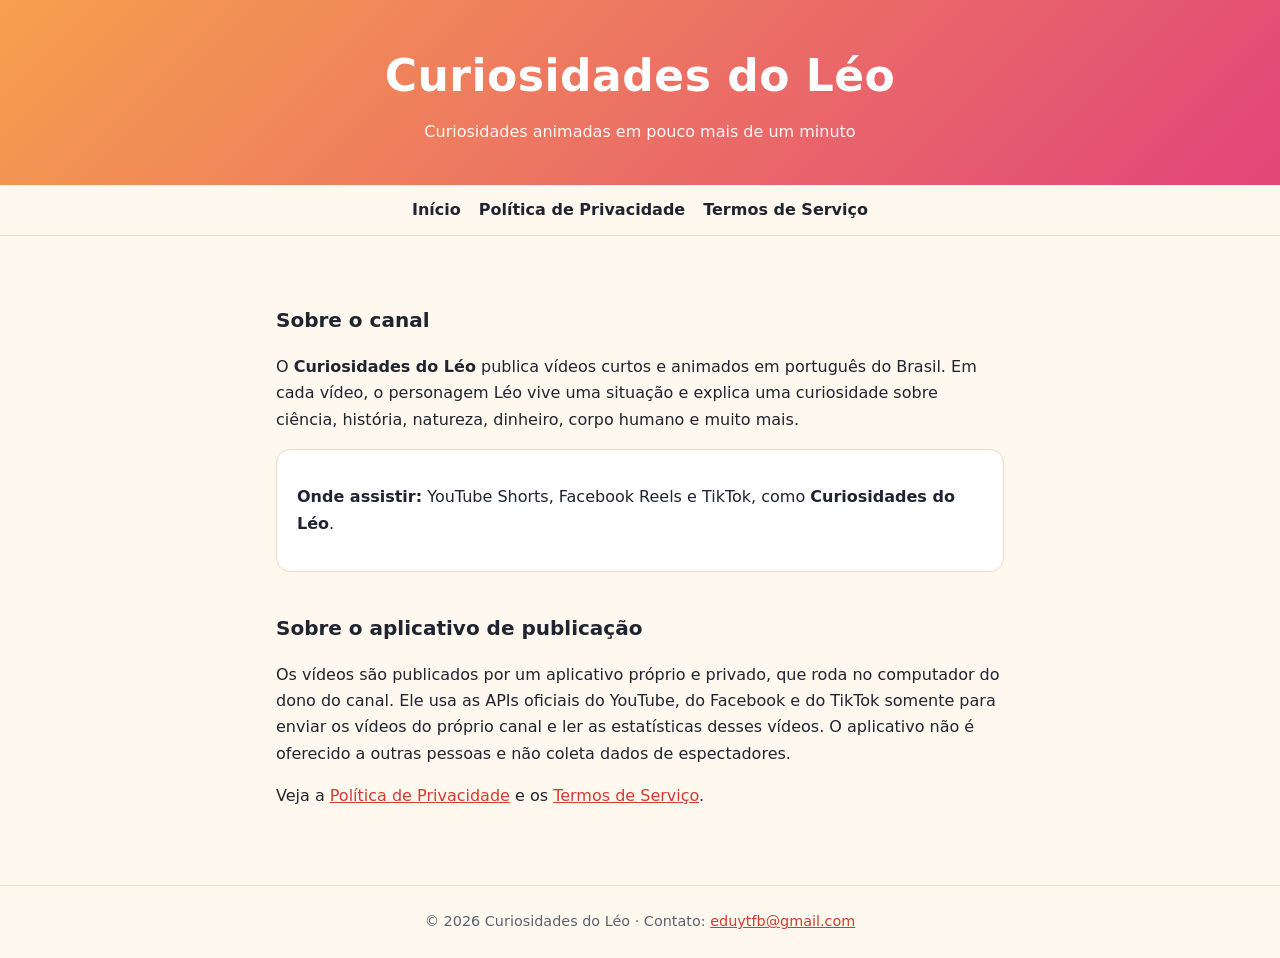
<file: index.html>
<!doctype html>
<html lang="pt-BR"><head><meta charset="utf-8"><meta name="viewport" content="width=device-width,initial-scale=1">
<title>Curiosidades do Léo</title><link rel="stylesheet" href="style.css"></head><body>
<header><h1>Curiosidades do Léo</h1><p>Curiosidades animadas em pouco mais de um minuto</p></header>
<nav><a href="index.html">Início</a><a href="privacidade.html">Política de Privacidade</a><a href="termos.html">Termos de Serviço</a></nav>
<main>
<h2>Sobre o canal</h2>
<p>O <strong>Curiosidades do Léo</strong> publica vídeos curtos e animados em português do Brasil. Em cada vídeo, o personagem Léo vive uma situação e explica uma curiosidade sobre ciência, história, natureza, dinheiro, corpo humano e muito mais.</p>
<div class="card"><p><strong>Onde assistir:</strong> YouTube Shorts, Facebook Reels e TikTok, como <strong>Curiosidades do Léo</strong>.</p></div>
<h2>Sobre o aplicativo de publicação</h2>
<p>Os vídeos são publicados por um aplicativo próprio e privado, que roda no computador do dono do canal. Ele usa as APIs oficiais do YouTube, do Facebook e do TikTok somente para enviar os vídeos do próprio canal e ler as estatísticas desses vídeos. O aplicativo não é oferecido a outras pessoas e não coleta dados de espectadores.</p>
<p>Veja a <a href="privacidade.html">Política de Privacidade</a> e os <a href="termos.html">Termos de Serviço</a>.</p>
</main>
<footer>© 2026 Curiosidades do Léo · Contato: <a href="mailto:eduytfb@gmail.com">eduytfb@gmail.com</a></footer>
</body></html>
</file>
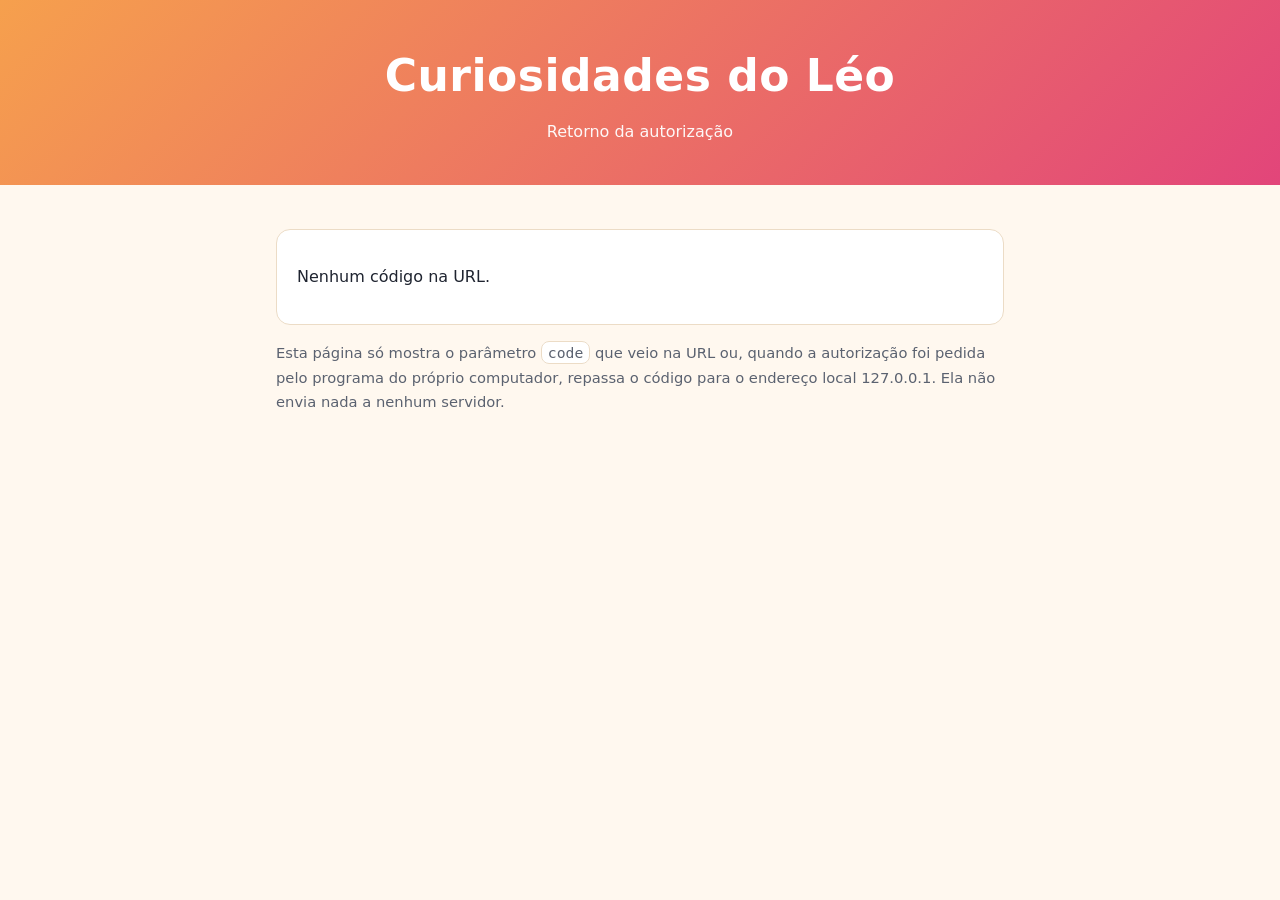
<file: callback.html>
<!doctype html>
<html lang="pt-BR"><head><meta charset="utf-8"><meta name="viewport" content="width=device-width,initial-scale=1">
<title>Autorização · Curiosidades do Léo</title><link rel="stylesheet" href="style.css"></head><body>
<header><h1>Curiosidades do Léo</h1><p>Retorno da autorização</p></header>
<main>
<div class="card" id="box"><p>Lendo o código…</p></div>
<p class="muted">Esta página só mostra o parâmetro <code>code</code> que veio na URL ou, quando a autorização foi pedida pelo programa do próprio computador, repassa o código para o endereço local 127.0.0.1. Ela não envia nada a nenhum servidor.</p>
</main>
<script>
  const q = new URLSearchParams(location.search), box = document.getElementById('box');
  const code = q.get('code'), err = q.get('error_description') || q.get('error');
  // Autorização pedida pelo robô local: repassa o código para 127.0.0.1 (o próprio computador).
  if (code && (q.get('state') || '').startsWith('loc')) {
    location.replace('http://127.0.0.1:8766/callback' + location.search);
  }
  box.textContent = '';
  const p = document.createElement('p');
  if (code) {
    p.textContent = 'Código de autorização (copie e cole no programa, não no chat):';
    const c = document.createElement('div'); c.className = 'code'; c.textContent = code; box.append(p, c);
  } else {
    p.textContent = err ? 'A autorização falhou: ' + err : 'Nenhum código na URL.'; box.append(p);
  }
</script>
</body></html>
</file>
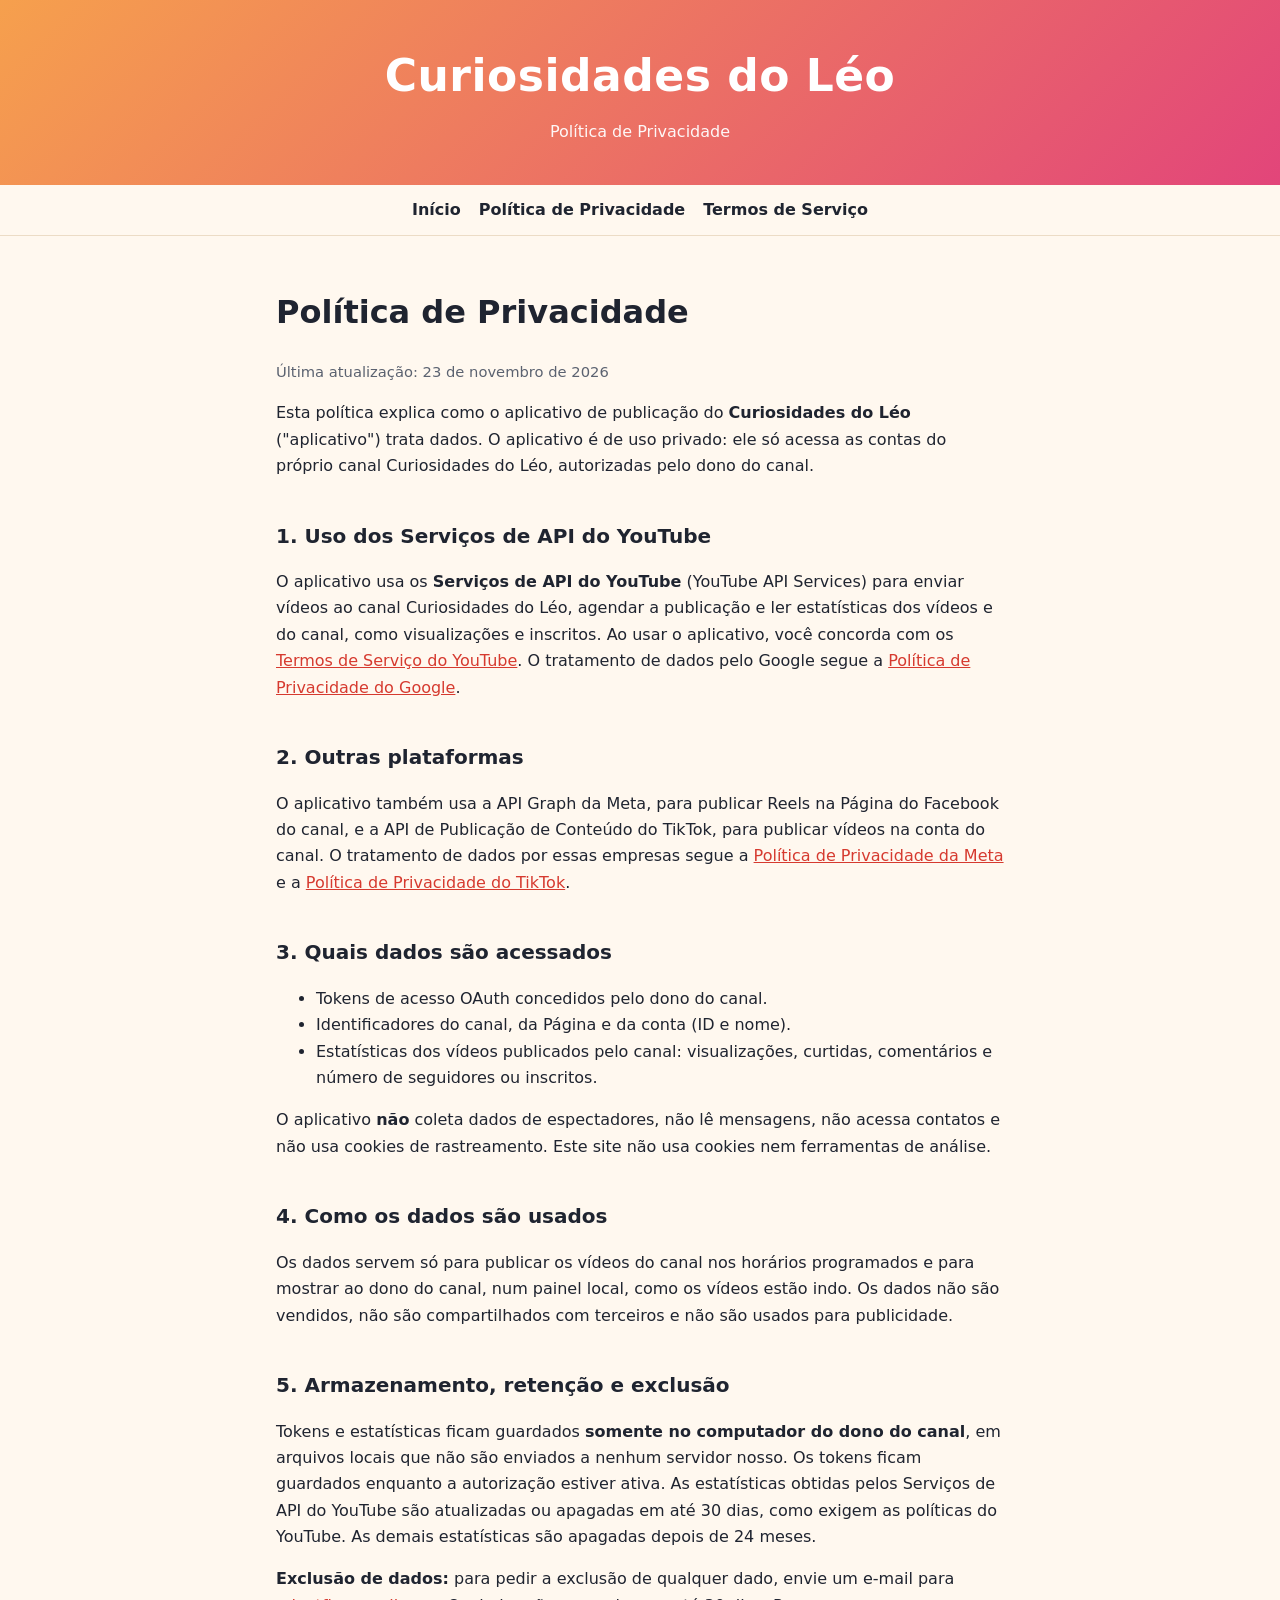
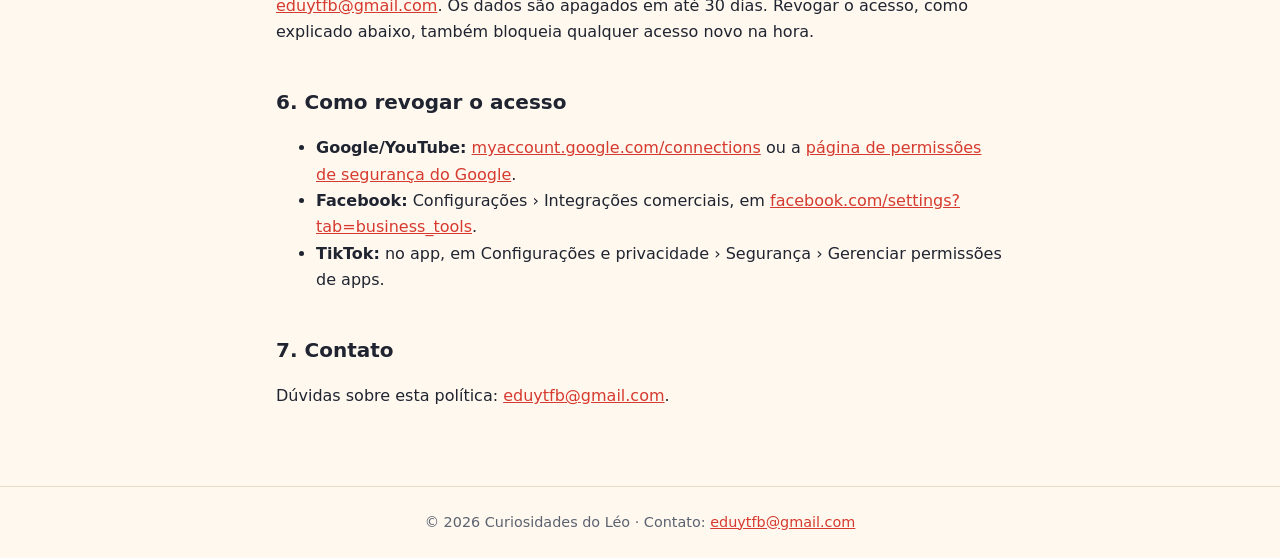
<file: privacidade.html>
<!doctype html>
<html lang="pt-BR"><head><meta charset="utf-8"><meta name="viewport" content="width=device-width,initial-scale=1">
<title>Política de Privacidade · Curiosidades do Léo</title><link rel="stylesheet" href="style.css"></head><body>
<header><h1>Curiosidades do Léo</h1><p>Política de Privacidade</p></header>
<nav><a href="index.html">Início</a><a href="privacidade.html">Política de Privacidade</a><a href="termos.html">Termos de Serviço</a></nav>
<main>
<h1>Política de Privacidade</h1>
<p class="muted">Última atualização: 23 de novembro de 2026</p>
<p>Esta política explica como o aplicativo de publicação do <strong>Curiosidades do Léo</strong> ("aplicativo") trata dados. O aplicativo é de uso privado: ele só acessa as contas do próprio canal Curiosidades do Léo, autorizadas pelo dono do canal.</p>

<h2>1. Uso dos Serviços de API do YouTube</h2>
<p>O aplicativo usa os <strong>Serviços de API do YouTube</strong> (YouTube API Services) para enviar vídeos ao canal Curiosidades do Léo, agendar a publicação e ler estatísticas dos vídeos e do canal, como visualizações e inscritos. Ao usar o aplicativo, você concorda com os <a href="https://www.youtube.com/t/terms">Termos de Serviço do YouTube</a>. O tratamento de dados pelo Google segue a <a href="https://policies.google.com/privacy">Política de Privacidade do Google</a>.</p>

<h2>2. Outras plataformas</h2>
<p>O aplicativo também usa a API Graph da Meta, para publicar Reels na Página do Facebook do canal, e a API de Publicação de Conteúdo do TikTok, para publicar vídeos na conta do canal. O tratamento de dados por essas empresas segue a <a href="https://www.facebook.com/privacy/policy/">Política de Privacidade da Meta</a> e a <a href="https://www.tiktok.com/legal/page/row/privacy-policy/pt-BR">Política de Privacidade do TikTok</a>.</p>

<h2>3. Quais dados são acessados</h2>
<ul>
<li>Tokens de acesso OAuth concedidos pelo dono do canal.</li>
<li>Identificadores do canal, da Página e da conta (ID e nome).</li>
<li>Estatísticas dos vídeos publicados pelo canal: visualizações, curtidas, comentários e número de seguidores ou inscritos.</li>
</ul>
<p>O aplicativo <strong>não</strong> coleta dados de espectadores, não lê mensagens, não acessa contatos e não usa cookies de rastreamento. Este site não usa cookies nem ferramentas de análise.</p>

<h2>4. Como os dados são usados</h2>
<p>Os dados servem só para publicar os vídeos do canal nos horários programados e para mostrar ao dono do canal, num painel local, como os vídeos estão indo. Os dados não são vendidos, não são compartilhados com terceiros e não são usados para publicidade.</p>

<h2>5. Armazenamento, retenção e exclusão</h2>
<p>Tokens e estatísticas ficam guardados <strong>somente no computador do dono do canal</strong>, em arquivos locais que não são enviados a nenhum servidor nosso. Os tokens ficam guardados enquanto a autorização estiver ativa. As estatísticas obtidas pelos Serviços de API do YouTube são atualizadas ou apagadas em até 30 dias, como exigem as políticas do YouTube. As demais estatísticas são apagadas depois de 24 meses.</p>
<p id="exclusao"><strong>Exclusão de dados:</strong> para pedir a exclusão de qualquer dado, envie um e-mail para <a href="mailto:eduytfb@gmail.com">eduytfb@gmail.com</a>. Os dados são apagados em até 30 dias. Revogar o acesso, como explicado abaixo, também bloqueia qualquer acesso novo na hora.</p>

<h2>6. Como revogar o acesso</h2>
<ul>
<li><strong>Google/YouTube:</strong> <a href="https://myaccount.google.com/connections">myaccount.google.com/connections</a> ou a <a href="https://security.google.com/settings/security/permissions">página de permissões de segurança do Google</a>.</li>
<li><strong>Facebook:</strong> Configurações › Integrações comerciais, em <a href="https://www.facebook.com/settings?tab=business_tools">facebook.com/settings?tab=business_tools</a>.</li>
<li><strong>TikTok:</strong> no app, em Configurações e privacidade › Segurança › Gerenciar permissões de apps.</li>
</ul>

<h2>7. Contato</h2>
<p>Dúvidas sobre esta política: <a href="mailto:eduytfb@gmail.com">eduytfb@gmail.com</a>.</p>
</main>
<footer>© 2026 Curiosidades do Léo · Contato: <a href="mailto:eduytfb@gmail.com">eduytfb@gmail.com</a></footer>
</body></html>
</file>
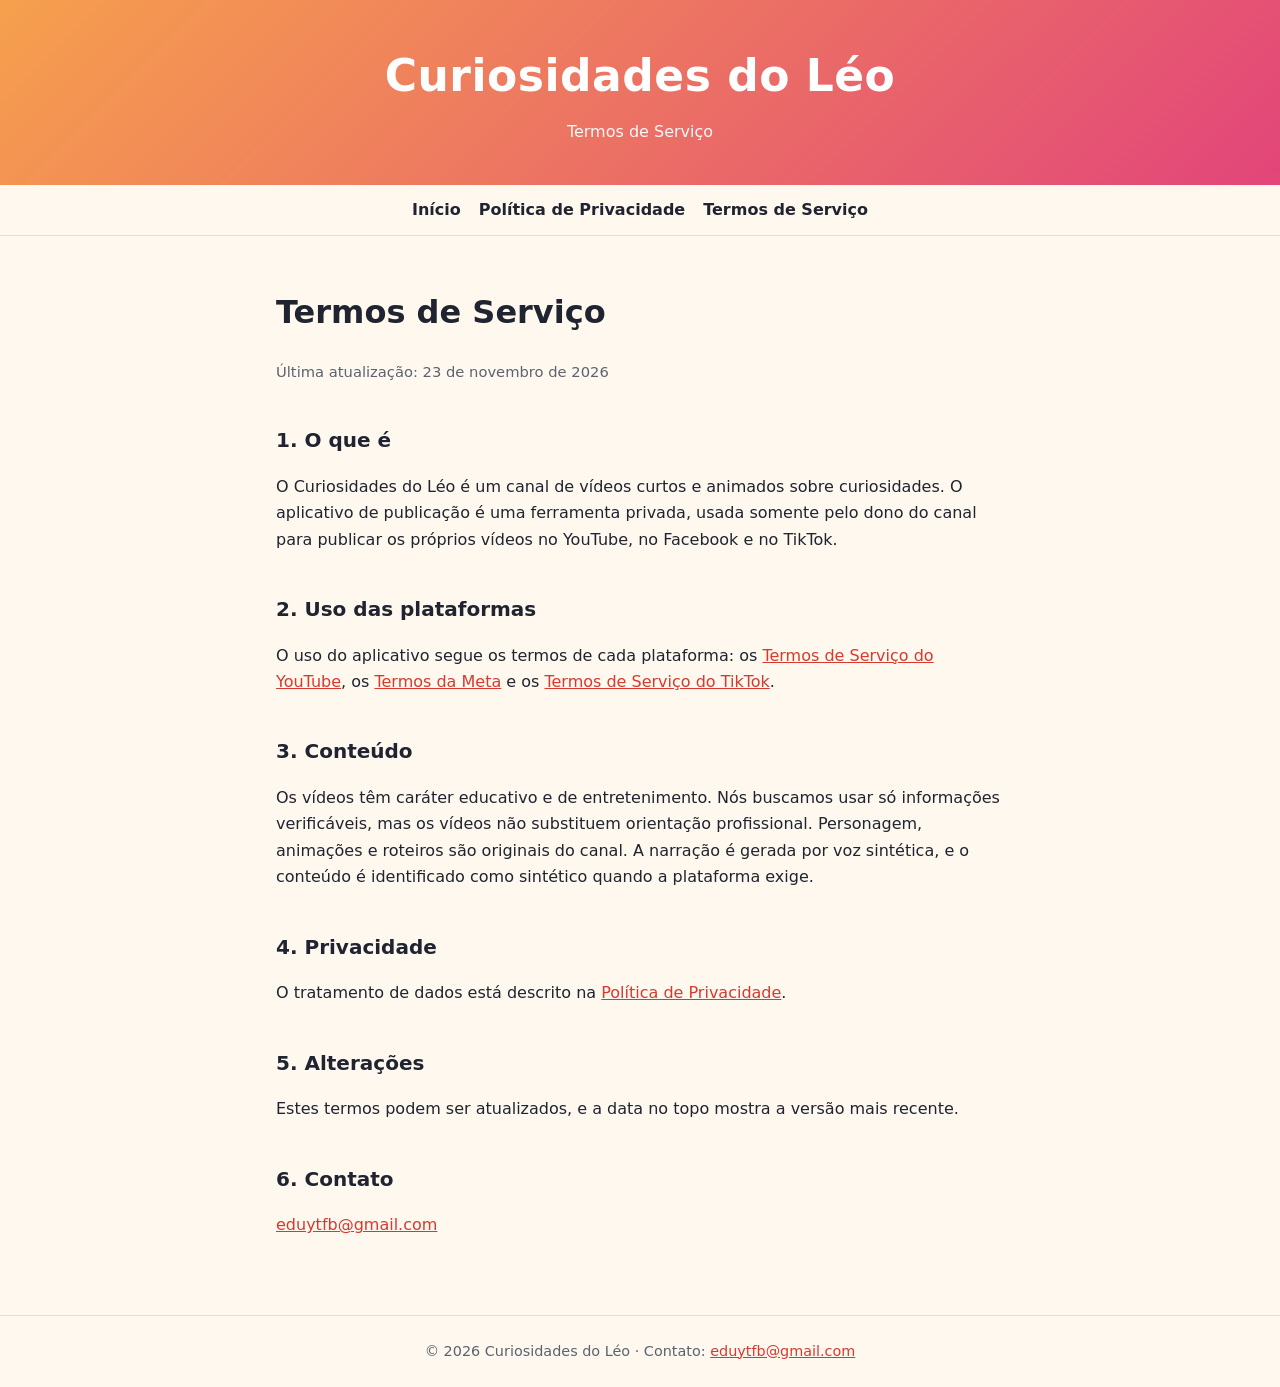
<file: termos.html>
<!doctype html>
<html lang="pt-BR"><head><meta charset="utf-8"><meta name="viewport" content="width=device-width,initial-scale=1">
<title>Termos de Serviço · Curiosidades do Léo</title><link rel="stylesheet" href="style.css"></head><body>
<header><h1>Curiosidades do Léo</h1><p>Termos de Serviço</p></header>
<nav><a href="index.html">Início</a><a href="privacidade.html">Política de Privacidade</a><a href="termos.html">Termos de Serviço</a></nav>
<main>
<h1>Termos de Serviço</h1>
<p class="muted">Última atualização: 23 de novembro de 2026</p>
<h2>1. O que é</h2>
<p>O Curiosidades do Léo é um canal de vídeos curtos e animados sobre curiosidades. O aplicativo de publicação é uma ferramenta privada, usada somente pelo dono do canal para publicar os próprios vídeos no YouTube, no Facebook e no TikTok.</p>
<h2>2. Uso das plataformas</h2>
<p>O uso do aplicativo segue os termos de cada plataforma: os <a href="https://www.youtube.com/t/terms">Termos de Serviço do YouTube</a>, os <a href="https://www.facebook.com/terms">Termos da Meta</a> e os <a href="https://www.tiktok.com/legal/page/row/terms-of-service/pt-BR">Termos de Serviço do TikTok</a>.</p>
<h2>3. Conteúdo</h2>
<p>Os vídeos têm caráter educativo e de entretenimento. Nós buscamos usar só informações verificáveis, mas os vídeos não substituem orientação profissional. Personagem, animações e roteiros são originais do canal. A narração é gerada por voz sintética, e o conteúdo é identificado como sintético quando a plataforma exige.</p>
<h2>4. Privacidade</h2>
<p>O tratamento de dados está descrito na <a href="privacidade.html">Política de Privacidade</a>.</p>
<h2>5. Alterações</h2>
<p>Estes termos podem ser atualizados, e a data no topo mostra a versão mais recente.</p>
<h2>6. Contato</h2>
<p><a href="mailto:eduytfb@gmail.com">eduytfb@gmail.com</a></p>
</main>
<footer>© 2026 Curiosidades do Léo · Contato: <a href="mailto:eduytfb@gmail.com">eduytfb@gmail.com</a></footer>
</body></html>
</file>
<file: style.css>
:root{--bg:#fff8ef;--fg:#1f2430;--muted:#5b6270;--accent:#d63a2f;--card:#ffffff;--line:#ecdcc6}
@media (prefers-color-scheme:dark){:root{--bg:#171a21;--fg:#eef0f4;--muted:#a7adb9;--accent:#ff7a6e;--card:#20242d;--line:#2d323d}}
*{box-sizing:border-box}
body{margin:0;background:var(--bg);color:var(--fg);font:16px/1.65 system-ui,-apple-system,"Segoe UI",Roboto,sans-serif}
header{background:linear-gradient(135deg,#f6a04d,#e2457a);color:#fff;padding:40px 16px;text-align:center}
header h1{margin:0;font-size:clamp(28px,6vw,44px);letter-spacing:.5px}
header p{margin:6px 0 0;opacity:.95}
nav{display:flex;gap:18px;justify-content:center;flex-wrap:wrap;padding:12px 16px;border-bottom:1px solid var(--line)}
nav a{color:var(--fg);text-decoration:none;font-weight:600}
nav a:hover{color:var(--accent)}
main{max-width:760px;margin:0 auto;padding:28px 16px 60px}
h2{margin-top:2em;font-size:1.25em}
a{color:var(--accent)}
.card{background:var(--card);border:1px solid var(--line);border-radius:14px;padding:18px 20px;margin:16px 0}
code,.code{font-family:ui-monospace,Consolas,monospace;background:var(--card);border:1px solid var(--line);border-radius:8px;padding:2px 6px;word-break:break-all}
.code{display:block;padding:12px;margin-top:8px;font-size:15px}
.muted{color:var(--muted);font-size:.92em}
footer{text-align:center;color:var(--muted);font-size:.9em;padding:24px 16px;border-top:1px solid var(--line)}
</file>
